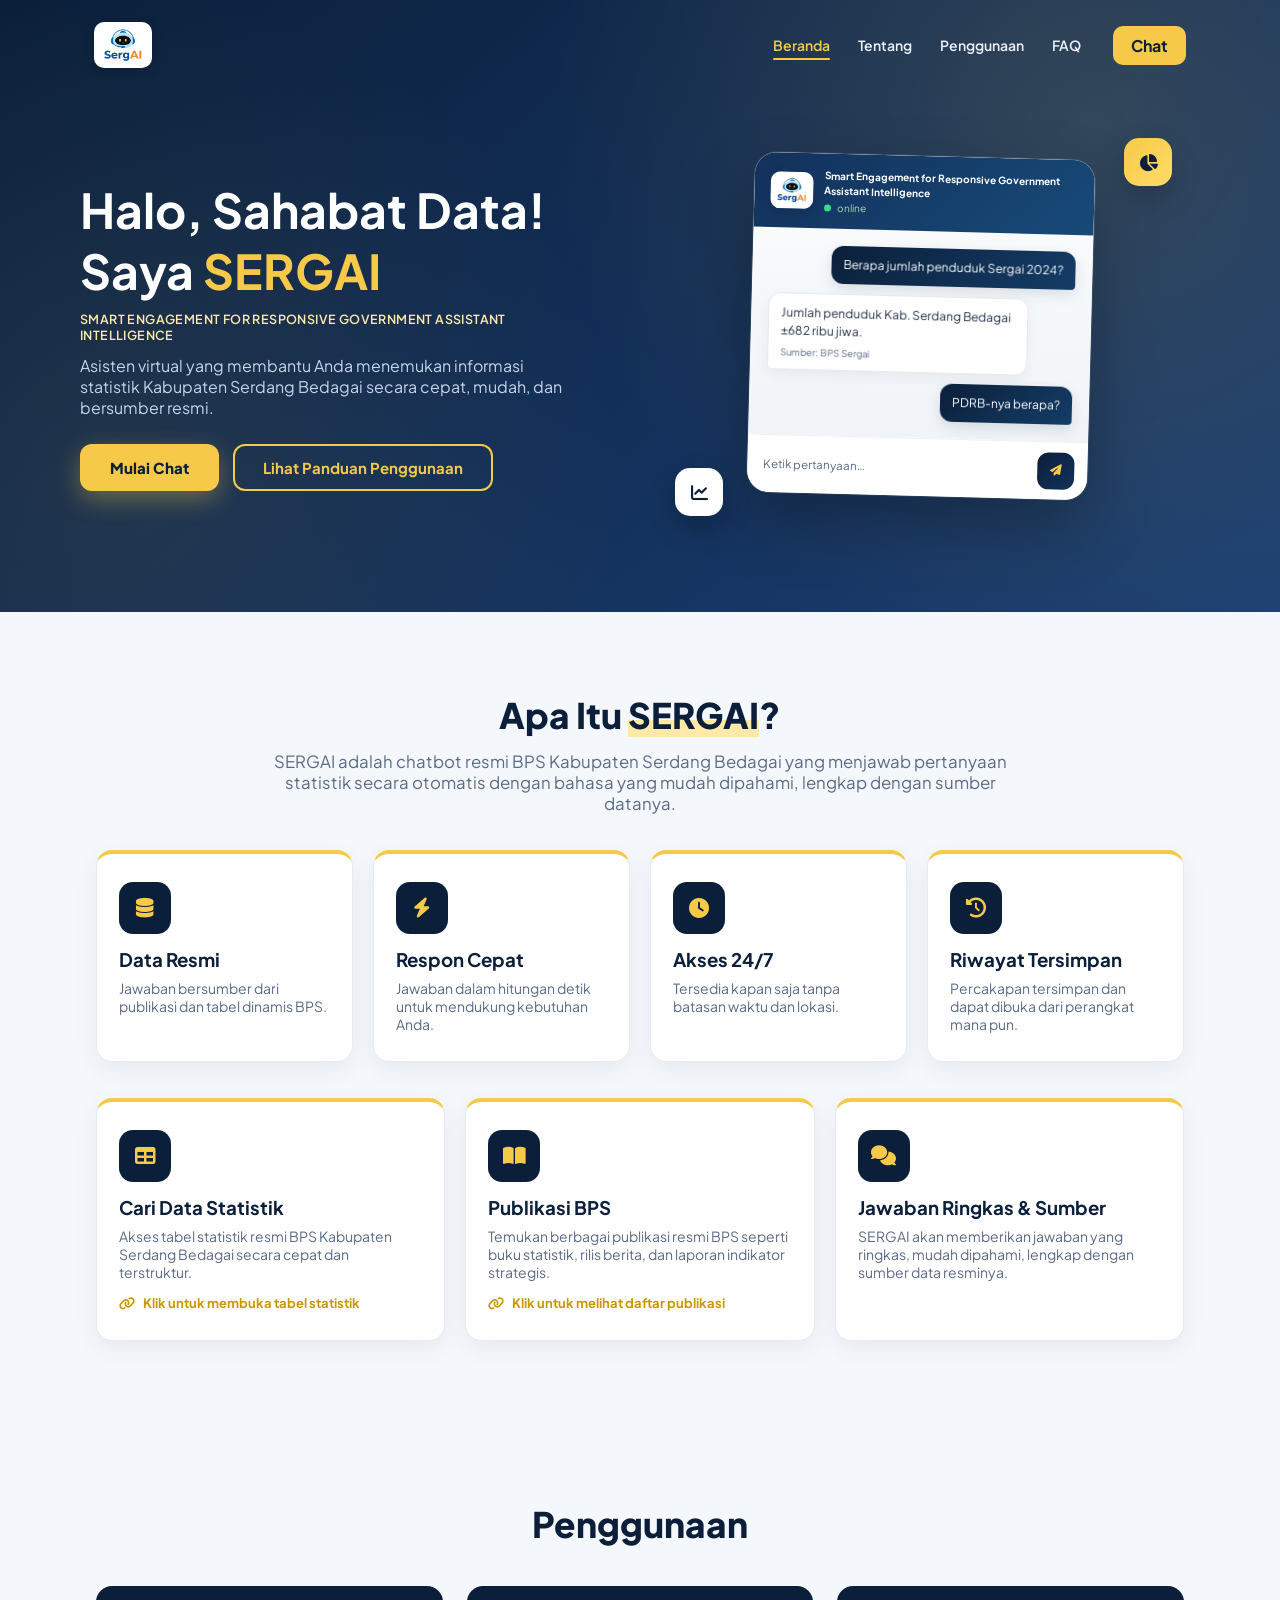
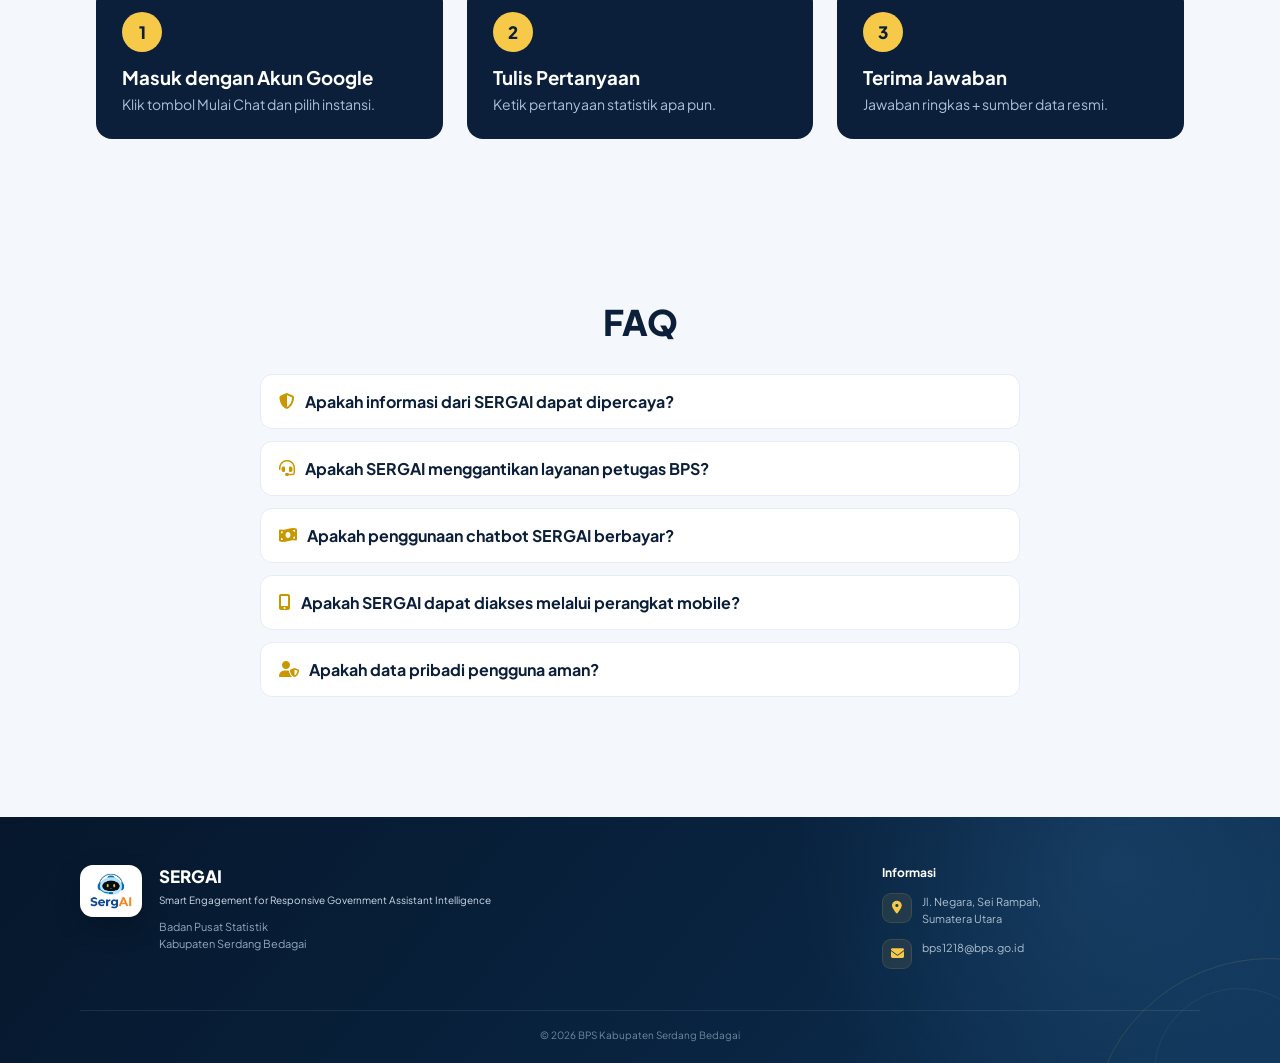
<file: frontend/welcome.html>
<!doctype html>
<html lang="id">
  <head>
    <meta charset="UTF-8" />
    <meta name="viewport" content="width=device-width, initial-scale=1.0" />
    <title>SERGAI — Asisten Statistik BPS Serdang Bedagai</title>
    <link rel="stylesheet" href="css/welcome.css" />
    <link
      rel="stylesheet"
      href="https://cdnjs.cloudflare.com/ajax/libs/font-awesome/6.4.0/css/all.min.css"
    />
    <link
      href="https://fonts.googleapis.com/css2?family=Plus+Jakarta+Sans:wght@400;600;700;800&display=swap"
      rel="stylesheet"
    />
    <script src="https://accounts.google.com/gsi/client" async defer></script>
  </head>
  <body>
    <!-- NAVBAR -->
    <!-- NAVBAR -->
    <header class="w-nav">
      <div class="w-nav-inner">
        <a class="brand" href="#beranda">
          <img src="assets/logo-sergAI.png" alt="SERGAI" class="brand-logo" />
        </a>
        <nav class="w-menu">
          <a href="#beranda">Beranda</a>
          <a href="#tentang">Tentang</a>
          <a href="#penggunaan">Penggunaan</a>
          <a href="#faq">FAQ</a>
        </nav>
        <!-- ✅ Chat TETAP terlihat di semua lebar -->
        <a href="#" class="w-nav-cta" id="navStartChatBtn">Chat</a>
        <!-- ✅ Tombol burger (muncul hanya di layar kecil) -->
        <button
          class="w-burger"
          id="wBurger"
          title="Menu"
          aria-label="Buka menu"
        >
          <i class="fas fa-bars"></i>
        </button>
      </div>
    </header>

    <!-- HERO -->
    <section class="w-hero" id="beranda">
      <div class="w-hero-inner">
        <div class="w-hero-left">
          <h1>
            Halo, Sahabat Data!<br />Saya <span class="w-accent">SERGAI</span>
          </h1>
          <p class="w-tagline">
            Smart Engagement for Responsive Government Assistant Intelligence
          </p>
          <p class="w-desc">
            Asisten virtual yang membantu Anda menemukan informasi statistik
            Kabupaten Serdang Bedagai secara cepat, mudah, dan bersumber resmi.
          </p>
          <div class="w-btn-row">
            <button id="startChatBtn" class="w-btn-primary-big">
              Mulai Chat
            </button>
            <a
              href="https://drive.google.com/file/d/1CM05WHfZD8EA7LkuhP_kimN4ECwn-S9V/view?usp=sharing"
              target="_blank"
              rel="noopener noreferrer"
              class="w-btn-outline-big"
            >
              Lihat Panduan Penggunaan
            </a>
          </div>
        </div>
        <div class="w-hero-right">
          <!-- Glow di belakang chatbot -->
          <div class="w-preview-glow" aria-hidden="true"></div>

          <!-- Visual chatbot -->
          <div class="w-preview">
            <div class="w-preview-head">
              <a class="brand" href="#beranda">
                <img
                  src="assets/logo-sergAI.png"
                  alt="SERGAI"
                  class="brand-logo"
                />
              </a>

              <div>
                <strong>
                  Smart Engagement for Responsive Government Assistant
                  Intelligence
                </strong>

                <small>
                  <span class="dot"></span>
                  online
                </small>
              </div>
            </div>

            <div class="w-preview-body">
              <div class="p-msg user">Berapa jumlah penduduk Sergai 2024?</div>

              <div class="p-msg bot">
                Jumlah penduduk Kab. Serdang Bedagai ±682 ribu jiwa.
                <small>Sumber: BPS Sergai</small>
              </div>

              <div class="p-msg user">PDRB-nya berapa?</div>
            </div>

            <div class="w-preview-foot">
              <span>Ketik pertanyaan…</span>
              <i class="fas fa-paper-plane"></i>
            </div>
          </div>

          <!-- Elemen dekoratif -->
          <span class="w-float f1" aria-hidden="true">
            <i class="fas fa-chart-pie"></i>
          </span>

          <span class="w-float f2" aria-hidden="true">
            <i class="fas fa-chart-line"></i>
          </span>
        </div>
      </div>
    </section>

    <!-- TENTANG -->
    <section class="w-section" id="tentang">
      <h2>Apa Itu <span>SERGAI</span>?</h2>
      <p class="w-lead">
        SERGAI adalah chatbot resmi BPS Kabupaten Serdang Bedagai yang menjawab
        pertanyaan statistik secara otomatis dengan bahasa yang mudah dipahami,
        lengkap dengan sumber datanya.
      </p>
      <div class="w-grid">
        <div class="w-card">
          <span class="w-ico"><i class="fas fa-database"></i></span>
          <h3>Data Resmi</h3>
          <p>Jawaban bersumber dari publikasi dan tabel dinamis BPS.</p>
        </div>
        <div class="w-card">
          <span class="w-ico"><i class="fas fa-bolt"></i></span>
          <h3>Respon Cepat</h3>
          <p>Jawaban dalam hitungan detik untuk mendukung kebutuhan Anda.</p>
        </div>
        <div class="w-card">
          <span class="w-ico"><i class="fas fa-clock"></i></span>
          <h3>Akses 24/7</h3>
          <p>Tersedia kapan saja tanpa batasan waktu dan lokasi.</p>
        </div>
        <div class="w-card">
          <span class="w-ico"><i class="fas fa-history"></i></span>
          <h3>Riwayat Tersimpan</h3>
          <p>Percakapan tersimpan dan dapat dibuka dari perangkat mana pun.</p>
        </div>
      </div>
      <div class="w-grid">
        <div class="w-card">
          <span class="w-ico"><i class="fas fa-table"></i></span>
          <h3>Cari Data Statistik</h3>
          <p>
            Akses tabel statistik resmi BPS Kabupaten Serdang Bedagai secara
            cepat dan terstruktur.
          </p>
          <a
            class="w-link"
            target="_blank"
            href="https://serdangbedagaikab.bps.go.id/id/statistics-table?subject=531&sortBy=date%2Ctitle&sortOrder=desc%2Casc"
            ><i class="fas fa-link"></i> Klik untuk membuka tabel statistik</a
          >
        </div>
        <div class="w-card">
          <span class="w-ico"><i class="fas fa-book-open"></i></span>
          <h3>Publikasi BPS</h3>
          <p>
            Temukan berbagai publikasi resmi BPS seperti buku statistik, rilis
            berita, dan laporan indikator strategis.
          </p>
          <a
            class="w-link"
            target="_blank"
            href="https://serdangbedagaikab.bps.go.id/id/publication"
            ><i class="fas fa-link"></i> Klik untuk melihat daftar publikasi</a
          >
        </div>
        <div class="w-card">
          <span class="w-ico"><i class="fas fa-comments"></i></span>
          <h3>Jawaban Ringkas &amp; Sumber</h3>
          <p>
            SERGAI akan memberikan jawaban yang ringkas, mudah dipahami, lengkap
            dengan sumber data resminya.
          </p>
        </div>
      </div>
    </section>

    <!-- PENGGUNAAN -->
    <section class="w-section" id="penggunaan">
      <h2>Penggunaan</h2>
      <div class="w-steps">
        <div class="w-step">
          <span>1</span>
          <h3>Masuk dengan Akun Google</h3>
          <p>Klik tombol Mulai Chat dan pilih instansi.</p>
        </div>
        <div class="w-step">
          <span>2</span>
          <h3>Tulis Pertanyaan</h3>
          <p>Ketik pertanyaan statistik apa pun.</p>
        </div>
        <div class="w-step">
          <span>3</span>
          <h3>Terima Jawaban</h3>
          <p>Jawaban ringkas + sumber data resmi.</p>
        </div>
      </div>
    </section>

    <!-- FAQ -->
    <section class="w-section" id="faq">
      <h2>FAQ</h2>
      <div class="w-faq">
        <details>
          <summary>
            <i class="fas fa-shield-alt"></i> Apakah informasi dari SERGAI dapat
            dipercaya?
          </summary>
          <p>
            Ya. Jawaban bersumber dari data dan publikasi resmi BPS Kabupaten
            Serdang Bedagai.
          </p>
        </details>
        <details>
          <summary>
            <i class="fas fa-headset"></i> Apakah SERGAI menggantikan layanan
            petugas BPS?
          </summary>
          <p>
            Tidak. SERGAI berfungsi sebagai asisten virtual untuk informasi
            statistik. Untuk kebutuhan lanjutan, pengguna tetap dapat
            menghubungi petugas BPS.
          </p>
        </details>
        <details>
          <summary>
            <i class="fas fa-money-bill-wave"></i> Apakah penggunaan chatbot
            SERGAI berbayar?
          </summary>
          <p>
            Tidak. SERGAI dapat digunakan secara gratis oleh seluruh masyarakat.
          </p>
        </details>
        <details>
          <summary>
            <i class="fas fa-mobile-alt"></i> Apakah SERGAI dapat diakses
            melalui perangkat mobile?
          </summary>
          <p>
            Ya. SERGAI dapat diakses melalui desktop maupun perangkat mobile
            selama terhubung dengan internet.
          </p>
        </details>
        <details>
          <summary>
            <i class="fas fa-user-shield"></i> Apakah data pribadi pengguna
            aman?
          </summary>
          <p>
            Kami hanya mencatat nama, email, instansi, dan pertanyaan untuk
            evaluasi layanan. Tidak ada password yang disimpan.
          </p>
        </details>
      </div>
    </section>

    <!-- FOOTER -->
    <footer class="w-footer">
      <!-- dekorasi background -->
      <div class="w-footer-decor w-footer-decor-1" aria-hidden="true"></div>
      <div class="w-footer-decor w-footer-decor-2" aria-hidden="true"></div>

      <div class="w-footer-inner">
        <!-- Identitas -->
        <div class="w-footer-brand-block">
          <a class="brand w-footer-logo-link" href="#beranda">
            <img src="assets/logo-sergAI.png" alt="SERGAI" class="brand-logo" />
          </a>

          <div class="w-footer-identity">
            <strong>SERGAI</strong>

            <span>
              Smart Engagement for Responsive Government Assistant Intelligence
            </span>

            <p>
              Badan Pusat Statistik<br />
              Kabupaten Serdang Bedagai
            </p>
          </div>
        </div>

        <!-- Kontak -->
        <div class="w-footer-contact">
          <div class="w-footer-title">Informasi</div>

          <p>
            <span class="w-footer-icon">
              <i class="fas fa-map-marker-alt"></i>
            </span>

            <span>
              Jl. Negara, Sei Rampah,<br />
              Sumatera Utara
            </span>
          </p>

          <p>
            <span class="w-footer-icon">
              <i class="fas fa-envelope"></i>
            </span>

            <span>bps1218@bps.go.id</span>
          </p>
        </div>
      </div>

      <div class="w-footer-bottom">© 2026 BPS Kabupaten Serdang Bedagai</div>
    </footer>

    <!-- MODAL UNIT (login pertama) -->
    <div class="w-modal hidden" id="unitModal">
      <div class="w-modal-card">
        <img id="muPhoto" class="mu-photo" alt="" />
        <h3>Selamat datang, <span id="muName"></span>! 👋</h3>
        <p>Sebelum mulai, pilih instansi Anda:</p>
        <select id="muUnit">
          <option value="">-- Pilih Instansi/Unit --</option>
          <optgroup label="BPS Kabupaten Serdang Bedagai">
            <option>Statistik Sosial</option>
            <option>Statistik Produksi</option>
            <option>Statistik Distribusi</option>
            <option>Nerwilis</option>
            <option>IPDS</option>
            <option>TU/ Umum</option>
          </optgroup>
          <optgroup label="Instansi Pemerintah">
            <option>Bappeda</option>
            <option>Dinas Kesehatan</option>
            <option>Dinas Sosial</option>
            <option>Dinas Pendidikan</option>
            <option>Dinas Kependudukan & Pencatatan Sipil</option>
            <option>Bappeda Litbang</option>
            <option>Lainnya</option>
          </optgroup>
          <optgroup label="Akademisi & Umum">
            <option>Universitas/Perguruan Tinggi</option>
            <option>Peneliti</option>
            <option>Masyarakat Umum</option>
            <option>Lainnya</option>
          </optgroup>
        </select>
        <button id="muSave" class="w-btn-primary">Simpan & Mulai Chat</button>
      </div>
    </div>
    <!-- ✅ OVERLAY: memproses login Google -->
    <div class="w-loading hidden" id="loginLoading">
      <div class="w-loading-card">
        <div class="w-spinner"></div>
        <h3>Memproses login…</h3>
        <p>Menghubungkan akun Google Anda ke sergAI</p>
      </div>
    </div>

    <!-- ✅ Munculkan overlay SEGERA jika kembali dari Google (sebelum JS module jalan) -->
    <script>
      if (
        location.hash.includes("access_token") ||
        location.hash.includes("id_token")
      ) {
        document.getElementById("loginLoading").classList.remove("hidden");
      }
    </script>
    <script type="module" src="js/welcome.js"></script>
  </body>
</html>
</file>
<file: frontend/css/welcome.css>
:root {
  --navy: #0b1f3a;
  --navy2: #13315c;
  --navy3: #1d4173;
  --yellow: #f7c948;
  --yellow-soft: #ffe9a8;
  --yellow-pale: #fff7e0;
  --bg: #f4f7fb;
  --text: #22304a;
  --muted: #5b6b85;
  --radius: 16px;
}
* {
  margin: 0;
  padding: 0;
  box-sizing: border-box;
}
html {
  scroll-behavior: smooth;
}
body {
  font-family: "Plus Jakarta Sans", system-ui, sans-serif;
  background: var(--bg);
  color: var(--text);
}
.hidden {
  display: none !important;
}

/* ===== NAVBAR ===== */
/* ===== NAVBAR ===== */
.w-nav {
  position: fixed;
  top: 12px;
  left: 0;
  right: 0;
  z-index: 50;
  display: flex;
  justify-content: center;
  padding: 0 16px;
  transition: all 0.35s ease;
}
.w-nav-inner {
  width: 100%;
  max-width: 1120px;
  background: transparent;
  backdrop-filter: blur(0px);
  border-radius: 14px;
  box-shadow: none;
  display: flex;
  align-items: center;
  gap: 20px;
  padding: 10px 18px;
  transition: all 0.35s ease;
}
/* Logo & menu default (di atas hero navy) → teks putih */
.brand {
  display: flex;
  align-items: center;
  gap: 10px;
  text-decoration: none;
  color: #fff;
}
.brand-logo {
  height: 46px;
  width: auto;
  display: block;
  filter: brightness(0) invert(1);
  transition: filter 0.35s;
}
.w-menu a {
  color: #eaf0fa;
}
.w-menu a:hover {
  background: rgba(255, 255, 255, 0.12);
  color: #fff;
}
.w-nav-cta {
  background: var(--yellow);
  color: var(--navy) !important;
  padding: 9px 18px;
  border-radius: 10px;
  font-weight: 700;
  text-decoration: none;
  transition: all 0.25s;
}
.w-nav-cta:hover {
  background: var(--yellow-soft);
  transform: translateY(-1px);
}

/* ===== NAVBAR SAAT DISCROLL (di atas section putih) ===== */
.w-nav.scrolled {
  top: 0;
  padding: 8px 16px;
}
.w-nav.scrolled .w-nav-inner {
  background: rgba(255, 255, 255, 0.96);
  backdrop-filter: blur(12px);
  box-shadow: 0 6px 24px rgba(11, 31, 58, 0.12);
}
.w-nav.scrolled .brand {
  color: var(--navy);
}
.w-nav.scrolled .brand-logo {
  filter: none;
}
.w-nav.scrolled .w-menu a {
  color: var(--text);
}
.w-nav.scrolled .w-menu a:hover {
  background: var(--yellow-pale);
  color: var(--navy);
}
.brand {
  display: flex;
  align-items: center;
  gap: 10px;
  text-decoration: none;
  color: var(--navy);
}
.brand-mark {
  width: 38px;
  height: 38px;
  border-radius: 10px;
  background: var(--navy);
  color: var(--yellow);
  display: flex;
  align-items: center;
  justify-content: center;
  font-size: 18px;
}
.brand-text {
  font-weight: 800;
  font-size: 18px;
  line-height: 1.1;
}
.brand-text small {
  display: block;
  font-size: 10.5px;
  font-weight: 600;
  color: var(--muted);
}
.w-menu {
  margin-left: auto;
  display: flex;
  gap: 4px;
}
.w-menu a {
  color: var(--text);
  text-decoration: none;
  font-size: 14px;
  font-weight: 600;
  padding: 8px 12px;
  border-radius: 8px;
}
.w-menu a:hover {
  background: var(--yellow-pale);
  color: var(--navy);
}
.w-nav-cta {
  background: var(--navy);
  color: var(--yellow) !important;
  padding: 9px 18px;
  border-radius: 10px;
  font-weight: 700;
  text-decoration: none;
}
/* ===== BURGER MENU ===== */
.w-burger {
  display: none;
  align-items: center;
  justify-content: center;
  width: 40px;
  height: 40px;
  border: none;
  border-radius: 10px;
  background: rgba(255, 255, 255, 0.12);
  color: #fff;
  font-size: 16px;
  cursor: pointer;
  margin-left: 10px;
  transition: all 0.25s;
}
.w-nav.scrolled .w-burger {
  background: var(--yellow-pale);
  color: var(--navy);
}

/* ===== BURGER MOBILE (wajib paling bawah agar menang dari NAVBAR FINAL) ===== */
@media (max-width: 820px) {
  .w-burger {
    display: flex;
  }
  .w-nav-cta {
    margin-left: auto; /* Chat tetap terlihat, terdorong ke kanan */
  }

  .w-nav .w-menu {
    display: none;
    position: absolute;
    top: calc(100% + 10px);
    left: 16px;
    right: 16px;
    flex-direction: column;
    gap: 4px;
    background: #fff;
    border-radius: 14px;
    padding: 10px;
    margin-left: 0;
    box-shadow: 0 12px 32px rgba(11, 31, 58, 0.2);
  }
  .w-nav.menu-open .w-menu {
    display: flex;
  }

  .w-nav .w-menu a {
    color: var(--text) !important;
    padding: 12px 14px;
    border-radius: 10px;
  }
  .w-nav .w-menu a:hover,
  .w-nav .w-menu a.active {
    background: var(--yellow-pale);
    color: var(--navy) !important;
  }
  .w-nav .w-menu a.active::after {
    display: none;
  }
}

/* ===== HERO ===== */
.w-hero {
  background: linear-gradient(
    140deg,
    var(--navy) 0%,
    var(--navy2) 60%,
    var(--navy3) 100%
  );
  padding: 130px 16px 90px;
  position: relative;
  overflow: hidden;
}
.w-hero::after {
  content: "";
  position: absolute;
  inset: 0;
  background:
    radial-gradient(
      circle at 85% 20%,
      rgba(247, 201, 72, 0.14),
      transparent 45%
    ),
    radial-gradient(
      circle at 10% 80%,
      rgba(247, 201, 72, 0.08),
      transparent 40%
    );
}
.w-hero-inner {
  max-width: 1120px;
  margin: 0 auto;
  display: flex;
  gap: 60px;
  align-items: center;
  position: relative;
  z-index: 1;
  flex-wrap: wrap;
}
.w-hero-left {
  flex: 1;
  min-width: 300px;
  color: #eaf0fa;
}
.w-badge {
  display: inline-flex;
  gap: 8px;
  align-items: center;
  background: rgba(247, 201, 72, 0.12);
  border: 1px solid rgba(247, 201, 72, 0.4);
  color: var(--yellow);
  padding: 7px 14px;
  border-radius: 999px;
  font-size: 12.5px;
  font-weight: 600;
}
.w-hero-left h1 {
  font-size: clamp(2rem, 4vw, 3rem);
  color: #fff;
  margin: 18px 0 10px;
}
.w-accent {
  color: var(--yellow);
}
.w-tagline {
  font-size: 12.5px;
  letter-spacing: 0.4px;
  text-transform: uppercase;
  color: var(--yellow-soft);
  font-weight: 600;
  margin-bottom: 12px;
}
.w-desc {
  max-width: 520px;
  color: #c6d4ea;
  margin-bottom: 26px;
}
.w-cta {
  display: flex;
  flex-direction: column;
  align-items: flex-start;
  gap: 10px;
}
#googleBtn {
  min-height: 44px;
}
.w-continue {
  background: var(--yellow);
  color: var(--navy);
  font-weight: 800;
  padding: 12px 26px;
  border-radius: 999px;
  text-decoration: none;
  box-shadow: 0 8px 24px rgba(247, 201, 72, 0.35);
}
.w-cta-note {
  font-size: 12px;
  color: #9fb2d0;
}
.w-stats {
  display: flex;
  gap: 34px;
  margin-top: 34px;
  flex-wrap: wrap;
}
.w-stats div {
  display: flex;
  flex-direction: column;
}
.w-stats strong {
  color: var(--yellow);
  font-size: 22px;
  font-weight: 800;
}
.w-stats span {
  font-size: 12px;
  color: #9fb2d0;
}

/* preview chat card */
.w-hero-right {
  flex: 1;
  min-width: 300px;
  display: flex;
  justify-content: center;
  position: relative;
}
.w-preview {
  width: 320px;
  background: #fff;
  border-radius: 20px;
  box-shadow: 0 30px 60px rgba(0, 0, 0, 0.35);
  overflow: hidden;
  transform: rotate(2deg);
}
.w-preview-head {
  background: var(--navy2);
  display: flex;
  gap: 10px;
  align-items: center;
  padding: 14px 16px;
  color: #fff;
}
.p-ava {
  width: 36px;
  height: 36px;
  border-radius: 50%;
  background: var(--yellow);
  color: var(--navy);
  display: flex;
  align-items: center;
  justify-content: center;
}
.w-preview-head small {
  display: block;
  color: #9fe0b0;
  font-size: 11px;
}
.dot {
  width: 7px;
  height: 7px;
  background: #3ddc84;
  border-radius: 50%;
  display: inline-block;
  margin-right: 4px;
}
.w-preview-body {
  padding: 16px;
  display: flex;
  flex-direction: column;
  gap: 10px;
  background: var(--bg);
}
.p-msg {
  max-width: 85%;
  padding: 10px 12px;
  border-radius: 12px;
  font-size: 12.5px;
}
.p-msg.user {
  align-self: flex-end;
  background: var(--navy);
  color: #fff;
  border-bottom-right-radius: 4px;
}
.p-msg.bot {
  align-self: flex-start;
  background: #fff;
  border: 1px solid #e3eaf4;
  border-bottom-left-radius: 4px;
}
.p-msg small {
  display: block;
  color: var(--muted);
  margin-top: 4px;
  font-size: 10.5px;
}
.w-preview-foot {
  display: flex;
  justify-content: space-between;
  align-items: center;
  padding: 12px 16px;
  color: var(--muted);
  font-size: 12.5px;
  border-top: 1px solid #eef2f8;
}
.w-preview-foot i {
  color: var(--yellow);
  background: var(--navy);
  padding: 8px 10px;
  border-radius: 10px;
}
.w-float {
  position: absolute;
  width: 46px;
  height: 46px;
  border-radius: 14px;
  background: var(--yellow);
  color: var(--navy);
  display: flex;
  align-items: center;
  justify-content: center;
  font-size: 18px;
  box-shadow: 0 10px 24px rgba(0, 0, 0, 0.25);
}
.f1 {
  top: -14px;
  right: 8%;
}
.f2 {
  bottom: -10px;
  left: 12%;
  background: #fff;
  color: var(--navy);
}

/* ===== SECTIONS ===== */
.w-section {
  max-width: 1120px;
  margin: 0 auto;
  padding: 80px 16px;
}
.w-section h2 {
  font-size: clamp(1.6rem, 3vw, 2.2rem);
  font-weight: 800;
  color: var(--navy);
  text-align: center;
  margin-bottom: 14px;
}
.w-section h2 span {
  background: linear-gradient(transparent 62%, var(--yellow-soft) 62%);
}
.w-lead {
  text-align: center;
  max-width: 760px;
  margin: 0 auto;
  color: var(--muted);
  font-size: 1.05rem;
}

.w-grid {
  display: grid;
  grid-template-columns: repeat(auto-fit, minmax(230px, 1fr));
  gap: 20px;
  margin-top: 36px;
}
.w-card {
  background: #fff;
  border-radius: var(--radius);
  padding: 28px 22px;
  border: 1px solid #e6ecf5;
  border-top: 4px solid var(--yellow);
  box-shadow: 0 8px 24px rgba(11, 31, 58, 0.06);
}
.w-card h3 {
  color: var(--navy);
  margin: 14px 0 8px;
}
.w-card p {
  color: var(--muted);
  font-size: 14px;
}
.w-ico {
  width: 52px;
  height: 52px;
  border-radius: 14px;
  background: var(--navy);
  color: var(--yellow);
  display: flex;
  align-items: center;
  justify-content: center;
  font-size: 20px;
}

.w-steps {
  display: flex;
  gap: 24px;
  margin-top: 40px;
  flex-wrap: wrap;
}
.w-step {
  flex: 1;
  min-width: 220px;
  background: var(--navy);
  color: #dfe9f8;
  border-radius: var(--radius);
  padding: 26px;
}
.w-step span {
  width: 40px;
  height: 40px;
  border-radius: 50%;
  background: var(--yellow);
  color: var(--navy);
  font-weight: 800;
  display: flex;
  align-items: center;
  justify-content: center;
  font-size: 17px;
  margin-bottom: 14px;
}
.w-step h3 {
  color: #fff;
  margin-bottom: 6px;
}
.w-step p {
  font-size: 14px;
  color: #aebfd9;
}

.w-faq {
  max-width: 760px;
  margin: 30px auto 0;
  display: flex;
  flex-direction: column;
  gap: 12px;
}
.w-faq details {
  background: #fff;
  border: 1px solid #e6ecf5;
  border-radius: 12px;
  padding: 16px 18px;
}
.w-faq summary {
  font-weight: 700;
  color: var(--navy);
  cursor: pointer;
  display: flex;
  gap: 10px;
  align-items: center;
  list-style: none;
}
.w-faq summary i {
  color: #c99700;
}
.w-faq details[open] summary {
  margin-bottom: 10px;
}
.w-faq p {
  color: var(--muted);
  font-size: 14px;
  padding-left: 26px;
}

/* ===== FOOTER ===== */
.w-footer {
  background: var(--navy);
  color: #c6d4ea;
  padding: 50px 16px 26px;
  margin-top: 40px;
}
.w-footer-inner {
  max-width: 1120px;
  margin: 0 auto;
  display: flex;
  gap: 40px;
  flex-wrap: wrap;
  align-items: flex-start;
  justify-content: space-between;
}
.w-footer strong {
  color: #fff;
  font-size: 18px;
}
.w-footer p {
  font-size: 13px;
  margin-top: 8px;
}
.w-footer-contact i {
  color: var(--yellow);
  margin-right: 8px;
}
.w-copy {
  width: 100%;
  text-align: center;
  border-top: 1px solid rgba(255, 255, 255, 0.12);
  padding-top: 18px;
  margin-top: 10px;
  font-size: 12.5px;
  color: #8fa3c4;
}

/* ===== MODAL ===== */
.w-modal {
  position: fixed;
  inset: 0;
  background: rgba(11, 31, 58, 0.55);
  backdrop-filter: blur(4px);
  display: flex;
  align-items: center;
  justify-content: center;
  z-index: 100;
  padding: 16px;
}
.w-modal-card {
  background: #fff;
  border-radius: 20px;
  padding: 34px 30px;
  max-width: 400px;
  width: 100%;
  text-align: center;
  box-shadow: 0 30px 80px rgba(0, 0, 0, 0.35);
}
.mu-photo {
  width: 72px;
  height: 72px;
  border-radius: 50%;
  border: 3px solid var(--yellow);
  margin-bottom: 12px;
}
.w-modal-card h3 {
  color: var(--navy);
  margin-bottom: 6px;
}
.w-modal-card p {
  color: var(--muted);
  font-size: 14px;
  margin-bottom: 16px;
}
.w-modal-card select {
  width: 100%;
  padding: 12px;
  border: 2px solid #e0e7f2;
  border-radius: 10px;
  font-size: 14px;
  margin-bottom: 16px;
  color: var(--text);
}
.w-btn-primary {
  width: 100%;
  background: var(--navy);
  color: var(--yellow);
  font-weight: 700;
  border: none;
  padding: 13px;
  border-radius: 10px;
  cursor: pointer;
  font-size: 15px;
}
.w-btn-primary:hover {
  background: var(--navy2);
}

/* ===== LOADING LOGIN ===== */
.w-loading {
  position: fixed;
  inset: 0;
  z-index: 200;
  background: rgba(11, 31, 58, 0.6);
  backdrop-filter: blur(6px);
  display: flex;
  align-items: center;
  justify-content: center;
}
.w-loading-card {
  background: #fff;
  border-radius: 20px;
  padding: 30px 40px;
  text-align: center;
  box-shadow: 0 30px 80px rgba(0, 0, 0, 0.35);
}
.w-spinner {
  width: 44px;
  height: 44px;
  margin: 0 auto 14px;
  border: 4px solid var(--yellow-soft);
  border-top-color: var(--navy);
  border-radius: 50%;
  animation: wspin 0.9s linear infinite;
}
@keyframes wspin {
  to {
    transform: rotate(360deg);
  }
}
.w-loading-card h3 {
  color: var(--navy);
  margin-bottom: 6px;
}
.w-loading-card p {
  color: var(--muted);
  font-size: 13px;
}

/* Tombol CTA custom */
.w-btn-row {
  display: flex;
  gap: 14px;
  flex-wrap: wrap;
}
.w-btn-primary-big {
  background: var(--yellow);
  color: var(--navy);
  border: none;
  padding: 14px 30px;
  border-radius: 12px;
  font-weight: 800;
  font-size: 15px;
  cursor: pointer;
  box-shadow: 0 8px 24px rgba(247, 201, 72, 0.35);
  transition: all 0.2s;
  font-family: inherit;
}
.w-btn-primary-big:hover {
  background: var(--yellow-soft);
  transform: translateY(-2px);
}
.w-btn-outline-big {
  background: transparent;
  color: var(--yellow);
  border: 2px solid var(--yellow);
  padding: 12px 28px;
  border-radius: 12px;
  font-weight: 700;
  font-size: 15px;
  text-decoration: none;
  transition: all 0.2s;
}
.w-btn-outline-big:hover {
  background: rgba(247, 201, 72, 0.12);
}

/* Logo navbar dari assets */
.brand-logo {
  height: 46px;
  width: auto;
  display: block;
}

/* Link aksi di kartu fitur */
.w-link {
  display: inline-flex;
  align-items: center;
  gap: 8px;
  margin-top: 14px;
  color: #c99700;
  font-weight: 700;
  font-size: 13px;
  text-decoration: none;
}
.w-link:hover {
  text-decoration: underline;
}

/* ===== NAVBAR FINAL (menimpa aturan lama) ===== */
.w-nav {
  position: fixed;
  top: 0;
  left: 0;
  right: 0;
  z-index: 50;
  display: flex;
  justify-content: center;
  padding: 14px 16px;
  transition: all 0.35s ease;
}
.w-nav-inner {
  width: 100%;
  max-width: 1120px;
  background: transparent;
  box-shadow: none;
  display: flex;
  align-items: center;
  gap: 20px;
  padding: 8px 14px;
  border-radius: 14px;
  transition: all 0.35s ease;
}
.brand {
  display: flex;
  align-items: center;
  text-decoration: none;
}
.brand-logo {
  height: 46px;
  width: auto;
  display: block;
  background: #fff;
  border-radius: 10px;
  padding: 4px 10px;
  box-shadow: 0 2px 12px rgba(0, 0, 0, 0.18);
  filter: none;
  transition: all 0.35s ease;
}
.w-menu {
  margin-left: auto;
  display: flex;
  gap: 4px;
}
.w-menu a {
  color: #eaf0fa;
  text-decoration: none;
  font-size: 14px;
  font-weight: 600;
  padding: 8px 12px;
  border-radius: 8px;
  transition: all 0.2s;
}
.w-menu a:hover {
  background: rgba(255, 255, 255, 0.12);
  color: #fff;
}
.w-nav-cta {
  background: var(--yellow);
  color: var(--navy) !important;
  padding: 9px 18px;
  border-radius: 10px;
  font-weight: 700;
  text-decoration: none;
}
.w-nav-cta:hover {
  background: var(--yellow-soft);
}

/* --- Saat discroll: navbar jadi kartu putih --- */
.w-nav.scrolled {
  padding: 8px 16px;
}
.w-nav.scrolled .w-nav-inner {
  background: rgba(255, 255, 255, 0.97);
  backdrop-filter: blur(12px);
  box-shadow: 0 6px 24px rgba(11, 31, 58, 0.12);
}
.w-nav.scrolled .w-menu a {
  color: var(--text);
}
.w-nav.scrolled .w-menu a:hover {
  background: var(--yellow-pale);
  color: var(--navy);
}
.w-nav.scrolled .brand-logo {
  background: transparent;
  box-shadow: none;
  padding: 0;
}

/* ===== SCROLLSPY: menu aktif sesuai section ===== */
.w-menu a.active {
  color: var(--yellow);
  position: relative;
}
.w-menu a.active::after {
  content: "";
  position: absolute;
  left: 12px;
  right: 12px;
  bottom: 2px;
  height: 2px;
  background: var(--yellow);
  border-radius: 2px;
}
/* versi navbar putih (saat discroll) */
.w-nav.scrolled .w-menu a.active {
  color: #c99700;
}
.w-nav.scrolled .w-menu a.active::after {
  background: #c99700;
}

/* =========================================================
   SERGAI — CHATBOT VISUAL ANIMATION + FOOTER REFRESH
   HANYA memengaruhi visual chatbot hero dan footer.
   ========================================================= */

/* =========================================================
   1. VISUAL CHATBOT — HERO RIGHT
   ========================================================= */

.w-hero-right {
  position: relative;
  display: flex;
  justify-content: center;
  align-items: center;

  min-width: 300px;
  padding: 26px 28px;
}

/* glow lembut di belakang chatbot */

.w-preview-glow {
  position: absolute;

  width: 340px;
  height: 340px;

  left: 50%;
  top: 50%;

  transform: translate(-50%, -50%);

  border-radius: 50%;

  background: radial-gradient(
    circle,
    rgba(247, 201, 72, 0.16) 0%,
    rgba(55, 112, 167, 0.14) 38%,
    transparent 70%
  );

  filter: blur(18px);

  pointer-events: none;

  animation: sergaiGlow 5s ease-in-out infinite;
}

/* card utama chatbot */

.w-preview {
  position: relative;
  z-index: 2;

  width: min(100%, 340px);

  background: #fff;

  border-radius: 22px;

  overflow: hidden;

  box-shadow:
    0 28px 65px rgba(0, 0, 0, 0.28),
    0 0 0 1px rgba(255, 255, 255, 0.12);

  transform: rotate(1.5deg);

  animation:
    sergaiPreviewEnter 0.8s ease both,
    sergaiPreviewFloat 5s 0.8s ease-in-out infinite;
}

/* HEADER CHAT */

.w-preview-head {
  position: relative;

  background: linear-gradient(135deg, var(--navy2), #174a78);

  display: flex;

  gap: 11px;
  align-items: center;

  padding: 15px 16px;

  color: #fff;
}

/* highlight bergerak sangat halus */

.w-preview-head::after {
  content: "";

  position: absolute;

  width: 90px;
  height: 120%;

  top: -10%;
  left: -120px;

  transform: skewX(-22deg);

  background: linear-gradient(
    90deg,
    transparent,
    rgba(255, 255, 255, 0.08),
    transparent
  );

  animation: sergaiHeaderLight 6s 2s ease-in-out infinite;

  pointer-events: none;
}

.w-preview-head .brand {
  flex-shrink: 0;
}

.w-preview-head .brand-logo {
  width: auto;
  height: 37px;

  object-fit: contain;

  background: #fff;

  border-radius: 10px;

  padding: 4px 7px;

  box-shadow: 0 5px 14px rgba(0, 0, 0, 0.12);
}

.w-preview-head strong {
  display: block;

  font-size: 10px;
  line-height: 1.45;

  font-weight: 700;
}

/* online */

.w-preview-head small {
  display: flex;
  align-items: center;

  margin-top: 4px;

  color: #9fe0b0;

  font-size: 10px;
}

.w-preview-head .dot {
  width: 7px;
  height: 7px;

  background: #3ddc84;

  border-radius: 50%;

  display: inline-block;

  margin-right: 6px;

  animation: sergaiOnlinePulse 2s infinite;
}

/* BODY */

.w-preview-body {
  padding: 17px;

  display: flex;
  flex-direction: column;

  gap: 10px;

  background: linear-gradient(180deg, #f8fafc 0%, #f0f4f8 100%);
}

/* message umum */

.w-preview .p-msg {
  max-width: 85%;

  padding: 10px 12px;

  border-radius: 12px;

  font-size: 12px;
  line-height: 1.5;

  opacity: 0;
}

/* user pertama */

.w-preview .p-msg:nth-child(1) {
  animation: sergaiMessageRight 0.5s 0.7s ease forwards;
}

/* bot */

.w-preview .p-msg:nth-child(2) {
  animation: sergaiMessageLeft 0.5s 1.15s ease forwards;
}

/* user kedua */

.w-preview .p-msg:nth-child(3) {
  animation: sergaiMessageRight 0.5s 1.65s ease forwards;
}

.w-preview .p-msg.user {
  align-self: flex-end;

  background: linear-gradient(135deg, var(--navy), #143d67);

  color: #fff;

  border-bottom-right-radius: 4px;

  box-shadow: 0 5px 14px rgba(11, 31, 58, 0.12);
}

.w-preview .p-msg.bot {
  align-self: flex-start;

  background: #fff;

  color: var(--text);

  border: 1px solid #e3eaf4;

  border-bottom-left-radius: 4px;

  box-shadow: 0 5px 14px rgba(11, 31, 58, 0.06);
}

.w-preview .p-msg small {
  display: block;

  color: var(--muted);

  margin-top: 5px;

  font-size: 9.5px;
}

/* INPUT PREVIEW */

.w-preview-foot {
  min-height: 55px;

  display: flex;

  justify-content: space-between;
  align-items: center;

  padding: 10px 13px 10px 16px;

  color: var(--muted);

  font-size: 11.5px;

  border-top: 1px solid #eef2f8;

  background: #fff;
}

.w-preview-foot i {
  width: 37px;
  height: 37px;

  padding: 0;

  display: flex;
  align-items: center;
  justify-content: center;

  border-radius: 11px;

  color: var(--yellow);

  background: linear-gradient(135deg, var(--navy), var(--navy2));

  animation: sergaiSendPulse 3s 2.2s ease-in-out infinite;
}

/* FLOATING ICON */

.w-float {
  position: absolute;

  z-index: 3;

  width: 48px;
  height: 48px;

  border-radius: 15px;

  display: flex;
  align-items: center;
  justify-content: center;

  font-size: 17px;

  box-shadow: 0 12px 28px rgba(0, 0, 0, 0.22);
}

.w-hero-right .f1 {
  top: 8px;
  right: 5%;

  background: linear-gradient(135deg, var(--yellow), #ffdc67);

  color: var(--navy);

  animation: sergaiFloatIconOne 3.8s ease-in-out infinite;
}

.w-hero-right .f2 {
  left: 6%;
  bottom: 6px;

  background: #fff;

  color: var(--navy);

  animation: sergaiFloatIconTwo 4.4s 0.45s ease-in-out infinite;
}

/* =========================================================
   ANIMATION CHATBOT
   ========================================================= */

@keyframes sergaiPreviewEnter {
  from {
    opacity: 0;
    transform: translateY(28px) scale(0.96) rotate(1.5deg);
  }

  to {
    opacity: 1;
    transform: translateY(0) scale(1) rotate(1.5deg);
  }
}

@keyframes sergaiPreviewFloat {
  0%,
  100% {
    transform: translateY(0) rotate(1.5deg);
  }

  50% {
    transform: translateY(-8px) rotate(0.5deg);
  }
}

@keyframes sergaiGlow {
  0%,
  100% {
    opacity: 0.65;
    transform: translate(-50%, -50%) scale(0.95);
  }

  50% {
    opacity: 1;
    transform: translate(-50%, -50%) scale(1.07);
  }
}

@keyframes sergaiMessageRight {
  from {
    opacity: 0;
    transform: translateX(18px);
  }

  to {
    opacity: 1;
    transform: translateX(0);
  }
}

@keyframes sergaiMessageLeft {
  from {
    opacity: 0;
    transform: translateX(-18px);
  }

  to {
    opacity: 1;
    transform: translateX(0);
  }
}

@keyframes sergaiOnlinePulse {
  0% {
    box-shadow: 0 0 0 0 rgba(61, 220, 132, 0.5);
  }

  70% {
    box-shadow: 0 0 0 7px rgba(61, 220, 132, 0);
  }

  100% {
    box-shadow: 0 0 0 0 rgba(61, 220, 132, 0);
  }
}

@keyframes sergaiFloatIconOne {
  0%,
  100% {
    transform: translateY(0) rotate(0deg);
  }

  50% {
    transform: translateY(-9px) rotate(6deg);
  }
}

@keyframes sergaiFloatIconTwo {
  0%,
  100% {
    transform: translateY(0) rotate(0deg);
  }

  50% {
    transform: translateY(-7px) rotate(-5deg);
  }
}

@keyframes sergaiHeaderLight {
  0%,
  70%,
  100% {
    left: -120px;
  }

  82% {
    left: calc(100% + 40px);
  }
}

@keyframes sergaiSendPulse {
  0%,
  100% {
    transform: scale(1);
  }

  50% {
    transform: scale(1.07);
  }
}

/* =========================================================
   2. FOOTER
   ========================================================= */

.w-footer {
  position: relative;

  overflow: hidden;

  margin-top: 40px;

  padding: 48px 24px 22px;

  color: #aebed0;

  background:
    radial-gradient(
      circle at 87% 18%,
      rgba(43, 96, 143, 0.34),
      transparent 28%
    ),
    linear-gradient(130deg, #06172c 0%, #092441 62%, #10365a 100%);
}

/* dekorasi lingkaran */

.w-footer-decor {
  position: absolute;

  border-radius: 50%;

  pointer-events: none;
}

.w-footer-decor-1 {
  width: 360px;
  height: 360px;

  right: -170px;
  bottom: -255px;

  border: 1px solid rgba(247, 201, 72, 0.12);
}

.w-footer-decor-2 {
  width: 170px;
  height: 170px;

  right: -44px;
  bottom: -95px;

  border: 1px solid rgba(255, 255, 255, 0.06);
}

/* isi utama */

.w-footer-inner {
  position: relative;
  z-index: 2;

  width: 100%;
  max-width: 1120px;

  margin: 0 auto;

  display: grid;

  grid-template-columns:
    minmax(0, 1.4fr)
    minmax(260px, 0.6fr);

  gap: 60px;

  align-items: start;
}

/* kiri */

.w-footer-brand-block {
  min-width: 0;

  display: flex;

  align-items: flex-start;

  gap: 17px;
}

.w-footer-logo-link {
  flex-shrink: 0;
}

.w-footer .brand-logo {
  width: auto;
  height: 52px;

  object-fit: contain;

  padding: 5px 10px;

  background: #fff;

  border-radius: 13px;

  box-shadow: 0 10px 28px rgba(0, 0, 0, 0.2);
}

.w-footer-identity {
  min-width: 0;
}

.w-footer-identity strong {
  display: block;

  color: #fff;

  font-size: 17px;
  font-weight: 800;

  margin-bottom: 5px;
}

.w-footer-identity > span {
  display: block;

  max-width: 430px;

  color: #d0dcea;

  font-size: 10px;
  line-height: 1.6;

  margin-bottom: 10px;
}

.w-footer-identity p {
  margin: 0;

  color: #92a8bd;

  font-size: 11px;
  line-height: 1.6;
}

/* kanan */

.w-footer-contact {
  justify-self: end;

  width: 100%;
  max-width: 330px;
}

.w-footer-title {
  color: #fff;

  font-size: 12px;
  font-weight: 700;

  margin-bottom: 13px;
}

.w-footer-contact p {
  display: flex;

  align-items: flex-start;

  gap: 10px;

  margin: 0 0 11px;

  color: #aebfd0;

  font-size: 11px;
  line-height: 1.6;
}

.w-footer-icon {
  width: 30px;
  height: 30px;

  flex: 0 0 30px;

  display: flex;
  align-items: center;
  justify-content: center;

  border-radius: 9px;

  color: var(--yellow);

  background: rgba(247, 201, 72, 0.09);

  border: 1px solid rgba(247, 201, 72, 0.13);
}

/* footer bottom */

.w-footer-bottom {
  position: relative;
  z-index: 2;

  width: 100%;
  max-width: 1120px;

  margin: 30px auto 0;

  padding-top: 18px;

  border-top: 1px solid rgba(255, 255, 255, 0.09);

  display: flex;

  justify-content: space-between;
  align-items: center;

  gap: 14px;

  flex-wrap: wrap;

  color: #71889f;

  font-size: 10px;
}

.w-footer-bottom-brand {
  display: flex;

  align-items: center;

  gap: 7px;
}

.w-footer-bottom-brand i {
  color: var(--yellow);

  font-size: 4px;
}

/* =========================================================
   RESPONSIVE — TABLET
   ========================================================= */

@media (max-width: 900px) {
  .w-hero-right {
    padding: 26px 20px;
  }

  .w-preview {
    width: min(100%, 350px);
  }

  .w-footer-inner {
    grid-template-columns:
      minmax(0, 1fr)
      minmax(230px, 0.7fr);

    gap: 35px;
  }
}

/* =========================================================
   RESPONSIVE — MOBILE
   ========================================================= */

@media (max-width: 640px) {
  /* CHATBOT */

  .w-hero-right {
    width: 100%;

    min-width: 0;

    padding: 32px 8px 22px;
  }

  .w-preview {
    width: 100%;

    max-width: 360px;

    transform: none;

    animation:
      sergaiPreviewEnterMobile 0.75s ease both,
      sergaiPreviewFloatMobile 5s 0.75s ease-in-out infinite;
  }

  .w-preview-glow {
    width: 290px;
    height: 290px;
  }

  .w-preview-head {
    padding: 14px 15px;
  }

  .w-preview-head .brand-logo {
    height: 34px;
  }

  .w-preview-head strong {
    font-size: 9.5px;
  }

  .w-preview-body {
    padding: 15px;
  }

  .w-preview .p-msg {
    font-size: 11.5px;

    max-width: 88%;
  }

  .w-hero-right .f1 {
    right: 0;
    top: 8px;
  }

  .w-hero-right .f2 {
    left: 0;
    bottom: 4px;
  }

  .w-float {
    width: 42px;
    height: 42px;

    border-radius: 13px;

    font-size: 15px;
  }

  /* FOOTER */

  .w-footer {
    margin-top: 28px;

    padding: 38px 18px 20px;
  }

  .w-footer-inner {
    grid-template-columns: 1fr;

    gap: 30px;
  }

  .w-footer-contact {
    justify-self: stretch;

    max-width: none;
  }

  .w-footer-brand-block {
    gap: 14px;
  }

  .w-footer .brand-logo {
    height: 46px;
  }

  .w-footer-identity strong {
    font-size: 15px;
  }

  .w-footer-identity > span {
    font-size: 9px;
  }

  .w-footer-bottom {
    margin-top: 24px;

    flex-direction: column;

    align-items: flex-start;

    gap: 6px;
  }
}

/* HP kecil */

@media (max-width: 380px) {
  .w-preview {
    max-width: 100%;
  }

  .w-hero-right .f1 {
    right: -2px;
  }

  .w-hero-right .f2 {
    left: -2px;
  }

  .w-footer-brand-block {
    flex-direction: column;
  }
}

/* animasi khusus mobile tanpa rotate */

@keyframes sergaiPreviewEnterMobile {
  from {
    opacity: 0;

    transform: translateY(24px) scale(0.97);
  }

  to {
    opacity: 1;

    transform: translateY(0) scale(1);
  }
}

@keyframes sergaiPreviewFloatMobile {
  0%,
  100% {
    transform: translateY(0);
  }

  50% {
    transform: translateY(-6px);
  }
}

/* aksesibilitas:
   matikan animasi jika perangkat/user meminta reduced motion */

@media (prefers-reduced-motion: reduce) {
  .w-preview,
  .w-preview-glow,
  .w-preview-head::after,
  .w-preview .p-msg,
  .w-preview-head .dot,
  .w-preview-foot i,
  .w-float {
    animation: none !important;
  }

  .w-preview .p-msg {
    opacity: 1;
  }
}

.w-footer-icon {
  width: 30px;
  height: 30px;

  flex: 0 0 30px;

  display: flex;
  align-items: center;
  justify-content: center;

  border-radius: 9px;

  color: var(--yellow);

  background: rgba(247, 201, 72, 0.09);

  border: 1px solid rgba(247, 201, 72, 0.13);
}

.w-footer-icon i {
  display: block;
  margin: 0;
  line-height: 1;
  font-size: 13px;
}

.w-footer-bottom {
  width: 100% !important;
  max-width: 1120px !important;

  margin: 30px auto 0 !important;
  padding-top: 18px !important;

  display: flex !important;
  justify-content: center !important;
  align-items: center !important;

  text-align: center !important;
}

.w-footer-bottom > * {
  margin: 0 auto !important;
  text-align: center !important;
}

/* =========================================================
   FINAL RESPONSIVE FIX — HERO CHAT PREVIEW
   mulai 700px ke bawah: chatbot WAJIB turun ke bawah
   ========================================================= */

@media (max-width: 700px) {
  .w-hero-inner {
    display: grid !important;
    grid-template-columns: 1fr !important;

    width: 100% !important;
    max-width: 100% !important;

    gap: 36px !important;
  }

  .w-hero-left {
    width: 100% !important;
    max-width: 100% !important;
    min-width: 0 !important;
  }

  .w-hero-right {
    width: 100% !important;
    max-width: 100% !important;
    min-width: 0 !important;

    padding: 20px 16px 10px !important;

    display: flex !important;
    justify-content: center !important;
    align-items: center !important;
  }

  .w-preview {
    width: 100% !important;
    max-width: 420px !important;
    min-width: 0 !important;

    margin: 0 auto !important;
  }
}

@media (max-width: 640px) {
  .w-hero {
    padding-left: 16px !important;
    padding-right: 16px !important;
  }

  .w-hero-right {
    padding: 18px 0 8px !important;
  }

  .w-preview {
    width: 100% !important;
    max-width: 360px !important;
  }

  .w-preview-body {
    padding: 14px !important;
  }

  .p-msg {
    max-width: 88% !important;
  }
}

@media (max-width: 480px) {
  .w-preview {
    max-width: 100% !important;
  }

  .w-preview-head strong {
    font-size: 9px !important;
    line-height: 1.4 !important;
  }

  .w-preview-head .brand-logo {
    height: 32px !important;
  }

  .p-msg {
    font-size: 11px !important;
  }

  .w-float {
    width: 40px !important;
    height: 40px !important;
    font-size: 14px !important;
  }
}
</file>
